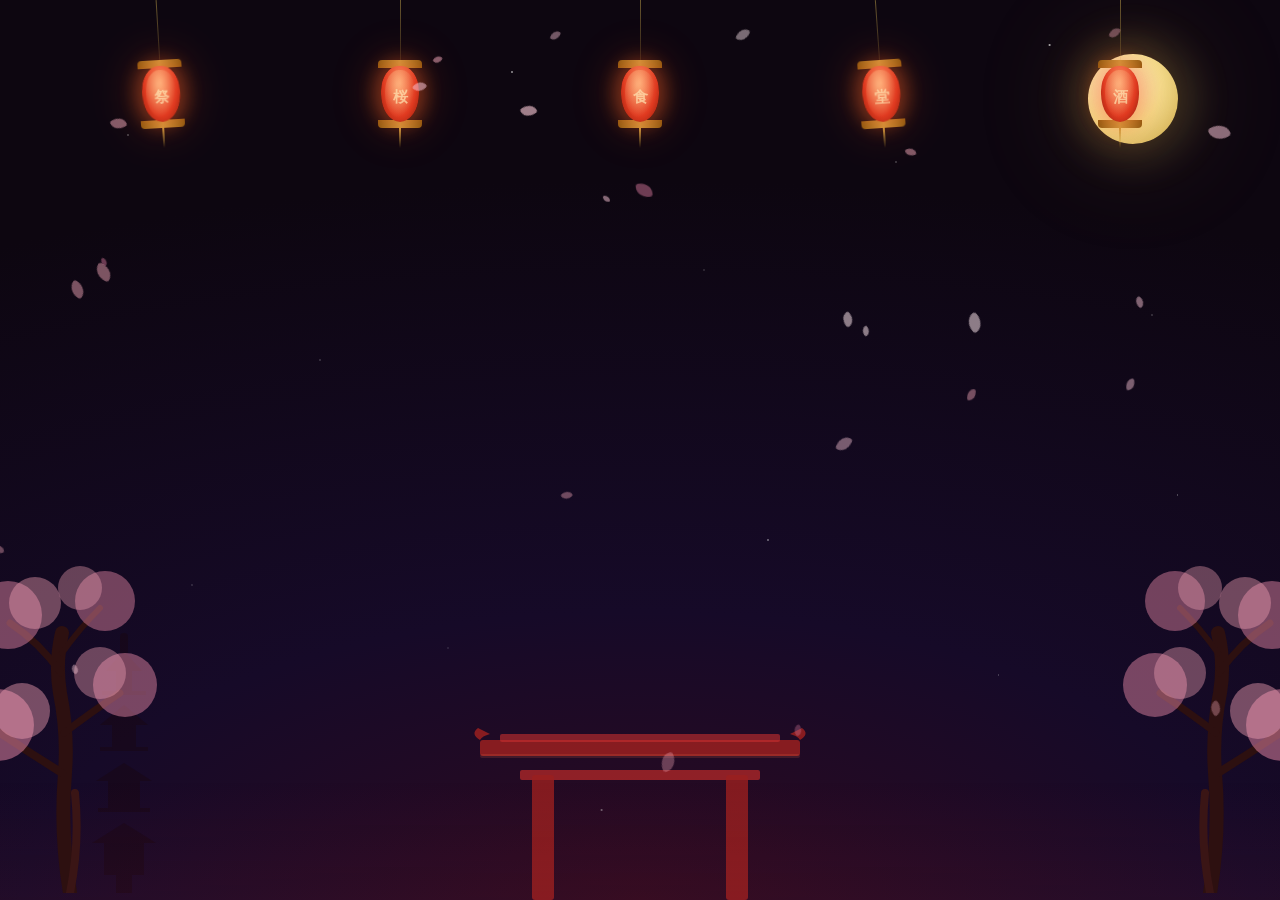
<file: index.html>
<!DOCTYPE html>
<html lang="lo">
<head>
  <meta charset="UTF-8" />
  <meta name="viewport" content="width=device-width, initial-scale=1.0" />
  <meta http-equiv="refresh" content="0; url=welcome.html">
  <title>さくら食堂 | Sakura Restaurant</title>
  <link rel="stylesheet" href="style.css" />
  <link href="https://fonts.googleapis.com/css2?family=Noto+Sans+Lao:wght@100;200;300;400;500;600;700;800;900&display=swap" rel="stylesheet" />
</head>
<body>

<!-- Floating Cherry Blossoms -->
<div class="petals-container" aria-hidden="true">
  <div class="petal"></div><div class="petal"></div><div class="petal"></div>
  <div class="petal"></div><div class="petal"></div><div class="petal"></div>
  <div class="petal"></div><div class="petal"></div><div class="petal"></div>
  <div class="petal"></div>
</div>

<!-- HEADER -->
<header class="header">
  <div class="header-left">
    <div class="logo">
      <span class="logo-jp">さくら食堂</span>
      <span class="logo-sub">Sakura Shokudō</span>
    </div>
  </div>
  <div class="header-center">
    <div class="table-selector">
      <label class="table-label">ໂຕ໊ະ / テーブル</label>
      <div class="table-btns" id="tableBtns">
        <button class="table-btn active" data-table="1">1</button>
        <button class="table-btn" data-table="2">2</button>
        <button class="table-btn" data-table="3">3</button>
        <button class="table-btn" data-table="4">4</button>
        <button class="table-btn" data-table="5">5</button>
        <button class="table-btn" data-table="6">6</button>
        <button class="table-btn" data-table="7">7</button>
        <button class="table-btn" data-table="8">8</button>
        <button class="table-btn" data-table="9">9</button>
        <button class="table-btn" data-table="10">10</button>
        <button class="table-btn delivery">🛵</button>
      </div>
    </div>
  </div>
  <div class="header-right">
    <div class="cart-summary" id="cartSummary">
      <div class="cart-icon-wrap">
        <span class="cart-icon">🧺</span>
        <span class="cart-badge" id="cartBadge">0</span>
      </div>
      <div class="cart-total-mini">
        <span class="cart-label">ລວມ</span>
        <span class="cart-total-val" id="cartTotalMini">0 ₭</span>
      </div>
    </div>
  </div>
</header>

<!-- CATEGORY TABS -->
<nav class="category-nav">
  <button class="cat-btn active" data-cat="all">✦ ທັງໝົດ</button>
  <button class="cat-btn" data-cat="sushi">🍣 Sushi-Sashimi</button>
  <button class="cat-btn" data-cat="noodle">🍜 Noodle</button>
  <button class="cat-btn" data-cat="steak">🥩 Steak</button>
  <button class="cat-btn" data-cat="rice">🍱 Rice</button>
  <button class="cat-btn" data-cat="salad">🥗 Salad</button>
  <button class="cat-btn" data-cat="fried">🍤 Fried &amp; Snack</button>
  <button class="cat-btn" data-cat="icecream">🍨 Ice Cream</button>
  <button class="cat-btn" data-cat="drink">🍵 Drink</button>
</nav>

<!-- MAIN LAYOUT -->
<main class="main-layout">

  <!-- MENU GRID -->
  <section class="menu-section">
    <div class="menu-grid" id="menuGrid"></div>
  </section>

  <!-- CART PANEL -->
  <aside class="cart-panel" id="cartPanel">
    <div class="cart-header">
      <h2 class="cart-title">ລາຍການອາຫານ <span class="jp-sub">メニュー</span></h2>
      <div class="order-type-toggle">
        <button class="ot-btn active" id="btnDineIn" onclick="setOrderType('dine-in')">🏮 ກິນຢູ່ຮ້ານ</button>
        <button class="ot-btn" id="btnDelivery" onclick="setOrderType('delivery')">🛵 ສົ່ງເຮືອນ</button>
      </div>
    </div>

    <!-- Customer Info -->
    <div class="customer-info" id="customerInfo">
      <div class="info-row">
        <input type="text" id="customerName" class="info-input" placeholder="ຊື່ລູກຄ້າ / お客様名" />
      </div>
      <div class="info-row">
        <input type="tel" id="customerPhone" class="info-input" placeholder="ເບີໂທ / 電話番号" />
      </div>
      <div class="info-row delivery-only hidden" id="addressRow">
        <input type="text" id="deliveryAddress" class="info-input" placeholder="ທີ່ຢູ່ສົ່ງ / 配達先住所" />
      </div>
    </div>

    <!-- Cart Items -->
    <div class="cart-items" id="cartItems">
      <div class="cart-empty" id="cartEmpty">
        <span class="empty-icon">🌸</span>
        <p>ຍັງບໍ່ທັນເລືອກເມນູ</p>
        <p class="empty-sub">まだ選択されていません</p>
      </div>
    </div>

    <!-- Discount -->
    <div class="discount-row">
      <input type="text" id="discountCode" class="discount-input" placeholder="ລະຫັດສ່ວນລົດ / クーポンコード" />
      <button class="apply-btn" onclick="applyDiscount()">ໃຊ້</button>
    </div>
    <div class="discount-msg" id="discountMsg"></div>

    <!-- Totals -->
    <div class="cart-totals">
      <div class="total-row">
        <span>ລວມກ່ອນສ່ວນລົດ</span>
        <span id="subtotalVal">0 ₭</span>
      </div>
      <div class="total-row discount-row-display hidden" id="discountDisplay">
        <span class="discount-text">ສ່ວນລົດ 5%</span>
        <span class="discount-amt" id="discountAmt">-0 ₭</span>
      </div>
      <div class="total-row delivery-only hidden" id="deliveryFeeRow">
        <span>ຄ່າສົ່ງ</span>
        <span id="deliveryFeeVal">15,000 ₭</span>
      </div>
      <div class="total-row grand">
        <span>ຍອດລວມ 合計</span>
        <span id="grandTotalVal">0 ₭</span>
      </div>
    </div>

    <!-- Action Buttons -->
    <div class="cart-actions">
      <button class="btn-clear" onclick="clearCart()">🗑 ລ້າງລາຍການທັງໝົດ</button>
      <button class="btn-checkout" onclick="checkout()">🧾 ອອກໃບບິນ</button>
    </div>
  </aside>
</main>

<!-- CART MOBILE TOGGLE -->
<button class="mobile-cart-fab" id="mobileCartFab" onclick="toggleMobileCart()">
  🧺 <span id="fabBadge">0</span>
</button>

<script src="script.js"></script>
</body>
</html>
</file>
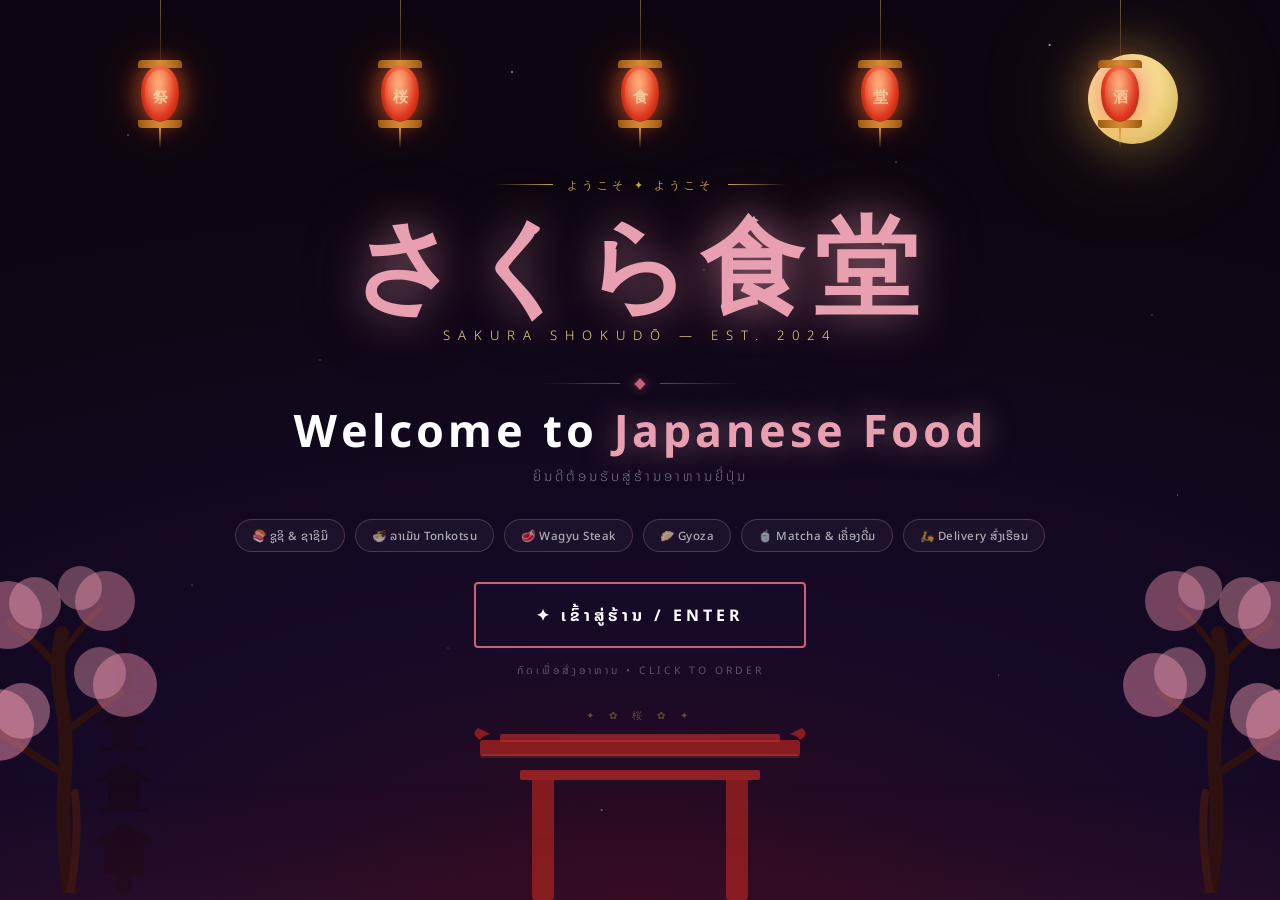
<file: welcome.html>
<!DOCTYPE html>
<html lang="lo">
<head>
  <meta charset="UTF-8" />
  <meta name="viewport" content="width=device-width, initial-scale=1.0" />
  <title>Welcome | さくら食堂</title>
  <link href="https://fonts.googleapis.com/css2?family=Noto+Sans+Lao:wght@100;200;300;400;500;600;700;800;900&display=swap" rel="stylesheet" />
  <style>
    *, *::before, *::after { box-sizing: border-box; margin: 0; padding: 0; }

    :root {
      --sakura:      #e8a0b0;
      --sakura-deep: #c9607a;
      --gold:        #c8a84b;
      --gold-light:  #f0d98a;
      --ink:         #1a0f14;
      --cream:       #fdf6f0;
    }

    html, body {
      width: 100%; height: 100%;
      font-family: 'Noto Sans Lao', sans-serif;
      overflow: hidden;
    }

    /* ── SKY / BACKGROUND ── */
    body {
      background: #0d0610;
      display: flex; align-items: center; justify-content: center;
    }

    /* Starfield */
    .stars {
      position: fixed; inset: 0; z-index: 0;
      background:
        radial-gradient(1px 1px at 10% 15%, rgba(255,255,255,0.7) 0%, transparent 100%),
        radial-gradient(1px 1px at 25% 40%, rgba(255,255,255,0.5) 0%, transparent 100%),
        radial-gradient(1.5px 1.5px at 40% 8%, rgba(255,255,255,0.8) 0%, transparent 100%),
        radial-gradient(1px 1px at 55% 30%, rgba(255,255,255,0.4) 0%, transparent 100%),
        radial-gradient(1px 1px at 70% 18%, rgba(255,255,255,0.6) 0%, transparent 100%),
        radial-gradient(1.5px 1.5px at 82% 5%, rgba(255,255,255,0.9) 0%, transparent 100%),
        radial-gradient(1px 1px at 90% 35%, rgba(255,255,255,0.5) 0%, transparent 100%),
        radial-gradient(1px 1px at 15% 65%, rgba(255,255,255,0.4) 0%, transparent 100%),
        radial-gradient(1px 1px at 35% 72%, rgba(255,255,255,0.3) 0%, transparent 100%),
        radial-gradient(1.5px 1.5px at 60% 60%, rgba(255,255,255,0.6) 0%, transparent 100%),
        radial-gradient(1px 1px at 78% 75%, rgba(255,255,255,0.4) 0%, transparent 100%),
        radial-gradient(1px 1px at 92% 55%, rgba(255,255,255,0.5) 0%, transparent 100%),
        radial-gradient(1px 1px at 5% 88%, rgba(255,255,255,0.3) 0%, transparent 100%),
        radial-gradient(1.5px 1.5px at 47% 90%, rgba(255,255,255,0.5) 0%, transparent 100%),
        radial-gradient(1px 1px at 95% 80%, rgba(255,255,255,0.7) 0%, transparent 100%);
    }

    /* Deep purple-to-indigo night sky gradient */
    .sky-gradient {
      position: fixed; inset: 0; z-index: 0;
      background: radial-gradient(ellipse 120% 80% at 50% 100%, #2d0a20 0%, #160a28 40%, #0d0610 100%);
    }

    /* Moon */
    .moon {
      position: fixed;
      top: 6vh; right: 8vw;
      width: 90px; height: 90px;
      border-radius: 50%;
      background: radial-gradient(circle at 35% 35%, #fff8e8, #f5e090 50%, #c8a040);
      box-shadow:
        0 0 40px 14px rgba(248,224,100,0.18),
        0 0 100px 30px rgba(200,160,64,0.10);
      z-index: 1;
      animation: moonGlow 4s ease-in-out infinite;
    }
    @keyframes moonGlow {
      0%, 100% { box-shadow: 0 0 40px 14px rgba(248,224,100,0.18), 0 0 100px 30px rgba(200,160,64,0.10); }
      50%       { box-shadow: 0 0 60px 22px rgba(248,224,100,0.26), 0 0 130px 50px rgba(200,160,64,0.16); }
    }

    /* ── LANTERNS ── */
    .lanterns {
      position: fixed; top: 0; left: 0; right: 0; z-index: 2;
      display: flex; justify-content: space-around;
      padding: 0 40px;
    }
    .lantern-wrap {
      display: flex; flex-direction: column; align-items: center;
      animation: lanternSway 3.5s ease-in-out infinite;
    }
    .lantern-wrap:nth-child(2) { animation-delay: 0.6s; animation-duration: 4.1s; }
    .lantern-wrap:nth-child(3) { animation-delay: 1.2s; animation-duration: 3.8s; }
    .lantern-wrap:nth-child(4) { animation-delay: 0.3s; animation-duration: 4.4s; }
    .lantern-wrap:nth-child(5) { animation-delay: 0.9s; animation-duration: 3.6s; }
    @keyframes lanternSway {
      0%, 100% { transform: rotate(-4deg); }
      50%       { transform: rotate(4deg); }
    }
    .lantern-string {
      width: 1px; height: 60px;
      background: linear-gradient(to bottom, rgba(200,168,75,0.5), rgba(200,168,75,0.15));
    }
    .lantern-body {
      width: 38px; height: 56px;
      background: radial-gradient(ellipse at 50% 30%, #ff9060, #e03a20 60%, #8a1a08);
      border-radius: 45% 45% 50% 50%;
      position: relative;
      box-shadow: 0 0 18px 6px rgba(255,100,40,0.4), 0 0 40px 12px rgba(220,80,20,0.2);
      overflow: hidden;
    }
    .lantern-body::before {
      content: '';
      position: absolute; inset: 4px;
      border-radius: inherit;
      background: radial-gradient(ellipse at 40% 30%, rgba(255,220,160,0.45), transparent 70%);
    }
    .lantern-body::after {
      content: '祭';
      position: absolute; inset: 0;
      display: flex; align-items: center; justify-content: center;
      font-size: 15px; font-weight: 700; color: rgba(255,230,180,0.7);
      letter-spacing: 0;
      line-height: 1;
      padding-top: 4px;
    }
    .lantern-body.l2::after { content: '桜'; }
    .lantern-body.l3::after { content: '食'; }
    .lantern-body.l4::after { content: '堂'; }
    .lantern-body.l5::after { content: '酒'; }
    .lantern-cap {
      width: 44px; height: 8px;
      background: linear-gradient(to right, #8a5a10, #c8a040, #8a5a10);
      border-radius: 4px 4px 0 0;
      margin-bottom: -2px;
    }
    .lantern-base {
      width: 44px; height: 8px;
      background: linear-gradient(to right, #8a5a10, #c8a040, #8a5a10);
      border-radius: 0 0 4px 4px;
      margin-top: -2px;
    }
    .lantern-tassel {
      width: 2px; height: 20px;
      background: linear-gradient(to bottom, #c8a040, rgba(200,160,64,0));
    }

    /* ── TORII GATE ── */
    .torii {
      position: fixed;
      bottom: 0; left: 50%;
      transform: translateX(-50%);
      z-index: 2;
      pointer-events: none;
    }
    .torii svg { display: block; }

    /* ── PAGODA SILHOUETTE ── */
    .pagoda {
      position: fixed;
      bottom: 0; left: 5vw;
      z-index: 1;
      opacity: 0.45;
    }

    /* ── SAKURA TREE SILHOUETTES ── */
    .tree-left, .tree-right {
      position: fixed; bottom: 0; z-index: 3;
      pointer-events: none;
    }
    .tree-left  { left: -20px; }
    .tree-right { right: -20px; transform: scaleX(-1); }

    /* ── FALLING PETALS ── */
    .petals-layer {
      position: fixed; inset: 0; z-index: 4; pointer-events: none; overflow: hidden;
    }
    .fp {
      position: absolute;
      top: -30px;
      border-radius: 80% 20% 80% 20%;
      animation: fpFall linear infinite;
    }
    @keyframes fpFall {
      0%   { opacity: 0; transform: translateY(0) rotate(0deg) translateX(0); }
      8%   { opacity: 0.8; }
      90%  { opacity: 0.5; }
      100% { opacity: 0; transform: translateY(105vh) rotate(400deg) translateX(60px); }
    }

    /* ── GROUND / REFLECTION ── */
    .ground {
      position: fixed; bottom: 0; left: 0; right: 0; height: 120px; z-index: 2;
      background: linear-gradient(to top, rgba(180,40,60,0.08) 0%, transparent 100%);
    }

    /* ── CONTENT ── */
    .content {
      position: relative; z-index: 10;
      display: flex; flex-direction: column; align-items: center;
      text-align: center;
      padding: 20px;
      animation: fadeInUp 1.2s cubic-bezier(0.22, 1, 0.36, 1) both;
      animation-delay: 0.4s;
    }
    @keyframes fadeInUp {
      from { opacity: 0; transform: translateY(32px); }
      to   { opacity: 1; transform: translateY(0); }
    }

    /* Ornamental top line */
    .deco-line {
      display: flex; align-items: center; gap: 14px; margin-bottom: 20px;
    }
    .deco-line::before, .deco-line::after {
      content: '';
      width: 60px; height: 1px;
      background: linear-gradient(to right, transparent, var(--gold));
    }
    .deco-line::after {
      background: linear-gradient(to left, transparent, var(--gold));
    }
    .deco-kanji {
      font-size: 0.7rem; color: var(--gold); letter-spacing: 4px;
      font-weight: 300;
    }

    /* Japanese title block */
    .jp-title-block {
      margin-bottom: 16px;
    }
    .jp-main {
      font-size: clamp(3.5rem, 10vw, 6.5rem);
      font-weight: 800;
      color: var(--sakura);
      letter-spacing: 10px;
      line-height: 1;
      text-shadow:
        0 0 40px rgba(232,160,176,0.5),
        0 0 80px rgba(201,96,122,0.3);
      animation: titlePulse 3s ease-in-out infinite;
    }
    @keyframes titlePulse {
      0%, 100% { text-shadow: 0 0 40px rgba(232,160,176,0.5), 0 0 80px rgba(201,96,122,0.3); }
      50%       { text-shadow: 0 0 60px rgba(232,160,176,0.7), 0 0 120px rgba(201,96,122,0.5); }
    }
    .jp-sub-title {
      font-size: clamp(0.65rem, 2vw, 0.82rem);
      font-weight: 300; letter-spacing: 8px;
      color: var(--gold-light); margin-top: 6px;
      text-transform: uppercase;
    }

    /* Divider */
    .center-divider {
      display: flex; align-items: center; gap: 16px;
      margin: 18px 0;
    }
    .center-divider .line {
      width: 80px; height: 1px;
      background: linear-gradient(to right, transparent, rgba(232,160,176,0.4));
    }
    .center-divider .line.r {
      background: linear-gradient(to left, transparent, rgba(232,160,176,0.4));
    }
    .center-divider .diamond {
      width: 8px; height: 8px;
      background: var(--sakura-deep);
      transform: rotate(45deg);
      box-shadow: 0 0 10px rgba(201,96,122,0.6);
    }

    /* Welcome text */
    .welcome-block { margin-bottom: 10px; }
    .welcome-en {
      font-size: clamp(1.6rem, 5vw, 2.8rem);
      font-weight: 700;
      color: #fff;
      letter-spacing: 4px;
      line-height: 1.15;
    }
    .welcome-en span {
      color: var(--sakura);
      text-shadow: 0 0 30px rgba(232,160,176,0.5);
    }
    .welcome-sub {
      font-size: clamp(0.7rem, 2vw, 0.85rem);
      font-weight: 300;
      color: rgba(255,255,255,0.45);
      letter-spacing: 3px;
      margin-top: 8px;
      text-transform: uppercase;
    }

    /* Features pills */
    .features {
      display: flex; flex-wrap: wrap; gap: 10px;
      justify-content: center;
      margin: 22px 0 30px;
    }
    .feat-pill {
      padding: 6px 16px;
      border: 1px solid rgba(232,160,176,0.25);
      border-radius: 999px;
      font-size: 0.72rem; font-weight: 500;
      color: rgba(255,255,255,0.65);
      background: rgba(255,255,255,0.04);
      letter-spacing: 0.5px;
      backdrop-filter: blur(6px);
    }

    /* CTA Button */
    .cta-wrap { display: flex; flex-direction: column; align-items: center; gap: 14px; }
    .btn-enter {
      position: relative;
      padding: 18px 60px;
      background: transparent;
      border: 2px solid var(--sakura-deep);
      color: #fff;
      border-radius: 4px;
      cursor: pointer;
      font-family: 'Noto Sans Lao', sans-serif;
      font-size: clamp(0.85rem, 2.5vw, 1rem);
      font-weight: 700;
      letter-spacing: 4px;
      text-transform: uppercase;
      transition: all 0.35s cubic-bezier(0.4, 0, 0.2, 1);
      overflow: hidden;
      text-decoration: none;
      display: inline-block;
    }
    .btn-enter::before {
      content: '';
      position: absolute; inset: 0;
      background: linear-gradient(135deg, var(--sakura-deep), #8a2040);
      transform: scaleX(0);
      transform-origin: left;
      transition: transform 0.35s cubic-bezier(0.4, 0, 0.2, 1);
      z-index: -1;
    }
    .btn-enter:hover { box-shadow: 0 0 30px rgba(201,96,122,0.5), 0 0 60px rgba(201,96,122,0.2); }
    .btn-enter:hover::before { transform: scaleX(1); }
    .btn-enter-sub {
      font-size: 0.65rem; color: rgba(255,255,255,0.3);
      letter-spacing: 3px; text-transform: uppercase;
    }

    /* Bottom ornament */
    .bottom-deco {
      margin-top: 28px;
      font-size: 0.65rem; color: rgba(200,168,75,0.4);
      letter-spacing: 6px;
    }

    /* ── RESPONSIVE ── */
    @media (max-width: 600px) {
      .lantern-wrap:nth-child(4),
      .lantern-wrap:nth-child(5) { display: none; }
      .pagoda { display: none; }
      .jp-main { letter-spacing: 6px; }
      .btn-enter { padding: 16px 40px; }
    }
    @media (max-height: 600px) {
      .lanterns { display: none; }
      .content { padding: 10px; }
    }
  </style>
</head>
<body>

<!-- Sky layers -->
<div class="sky-gradient"></div>
<div class="stars"></div>

<!-- Moon -->
<div class="moon"></div>

<!-- Lanterns -->
<div class="lanterns">
  <div class="lantern-wrap">
    <div class="lantern-string"></div>
    <div class="lantern-cap"></div>
    <div class="lantern-body"></div>
    <div class="lantern-base"></div>
    <div class="lantern-tassel"></div>
  </div>
  <div class="lantern-wrap">
    <div class="lantern-string"></div>
    <div class="lantern-cap"></div>
    <div class="lantern-body l2"></div>
    <div class="lantern-base"></div>
    <div class="lantern-tassel"></div>
  </div>
  <div class="lantern-wrap">
    <div class="lantern-string"></div>
    <div class="lantern-cap"></div>
    <div class="lantern-body l3"></div>
    <div class="lantern-base"></div>
    <div class="lantern-tassel"></div>
  </div>
  <div class="lantern-wrap">
    <div class="lantern-string"></div>
    <div class="lantern-cap"></div>
    <div class="lantern-body l4"></div>
    <div class="lantern-base"></div>
    <div class="lantern-tassel"></div>
  </div>
  <div class="lantern-wrap">
    <div class="lantern-string"></div>
    <div class="lantern-cap"></div>
    <div class="lantern-body l5"></div>
    <div class="lantern-base"></div>
    <div class="lantern-tassel"></div>
  </div>
</div>

<!-- Torii Gate -->
<div class="torii">
  <svg width="340" height="200" viewBox="0 0 340 200" fill="none" xmlns="http://www.w3.org/2000/svg">
    <!-- Main top beam (kasagi) -->
    <rect x="10" y="40" width="320" height="16" rx="3" fill="#9b2020" opacity="0.85"/>
    <!-- Curved tips -->
    <path d="M10 40 Q0 34 8 28 L20 34 Q12 36 10 40Z" fill="#9b2020" opacity="0.85"/>
    <path d="M330 40 Q340 34 332 28 L320 34 Q328 36 330 40Z" fill="#9b2020" opacity="0.85"/>
    <!-- Second beam (nuki) -->
    <rect x="50" y="70" width="240" height="10" rx="2" fill="#b52828" opacity="0.75"/>
    <!-- Left pillar -->
    <rect x="62" y="75" width="22" height="125" rx="3" fill="#9b2020" opacity="0.8"/>
    <!-- Right pillar -->
    <rect x="256" y="75" width="22" height="125" rx="3" fill="#9b2020" opacity="0.8"/>
    <!-- Shimagi (top crossbar extra) -->
    <rect x="30" y="34" width="280" height="8" rx="2" fill="#c83030" opacity="0.6"/>
    <!-- Glow under beams -->
    <rect x="10" y="54" width="320" height="4" rx="2" fill="rgba(255,120,80,0.15)"/>
  </svg>
</div>

<!-- Pagoda silhouette -->
<div class="pagoda">
  <svg width="120" height="260" viewBox="0 0 120 260" fill="none" xmlns="http://www.w3.org/2000/svg">
    <rect x="52" y="240" width="16" height="20" fill="#1a0810"/>
    <!-- Floors -->
    <rect x="40" y="210" width="40" height="32" fill="#1a0810"/>
    <path d="M28 210 L60 190 L92 210Z" fill="#1a0810"/>
    <rect x="34" y="175" width="52" height="4" fill="#1a0810"/>

    <rect x="44" y="148" width="32" height="30" fill="#1a0810"/>
    <path d="M32 148 L60 130 L88 148Z" fill="#1a0810"/>
    <rect x="36" y="114" width="48" height="4" fill="#1a0810"/>

    <rect x="48" y="92" width="24" height="24" fill="#1a0810"/>
    <path d="M36 92 L60 72 L84 92Z" fill="#1a0810"/>
    <rect x="38" y="58" width="44" height="4" fill="#1a0810"/>

    <rect x="52" y="38" width="16" height="22" fill="#1a0810"/>
    <path d="M42 38 L60 18 L78 38Z" fill="#1a0810"/>
    <rect x="56" y="4" width="8" height="16" fill="#1a0810"/>
    <circle cx="60" cy="4" r="4" fill="#1a0810"/>
  </svg>
</div>

<!-- Sakura Trees -->
<div class="tree-left">
  <svg width="200" height="420" viewBox="0 0 200 420" fill="none" xmlns="http://www.w3.org/2000/svg">
    <!-- Trunk -->
    <path d="M90 420 Q80 360 85 300 Q88 260 80 220 Q75 190 82 160" stroke="#2d1010" stroke-width="14" fill="none" stroke-linecap="round"/>
    <path d="M90 420 Q100 370 95 320" stroke="#3a1515" stroke-width="8" fill="none" stroke-linecap="round"/>
    <!-- Major branches -->
    <path d="M82 300 Q50 280 20 260" stroke="#2d1010" stroke-width="8" fill="none" stroke-linecap="round"/>
    <path d="M84 260 Q110 240 140 220" stroke="#2d1010" stroke-width="7" fill="none" stroke-linecap="round"/>
    <path d="M81 200 Q60 170 30 150" stroke="#2d1010" stroke-width="7" fill="none" stroke-linecap="round"/>
    <path d="M82 180 Q100 155 120 135" stroke="#2d1010" stroke-width="6" fill="none" stroke-linecap="round"/>
    <!-- Blossom clusters -->
    <circle cx="18"  cy="252" r="36" fill="rgba(220,130,160,0.55)"/>
    <circle cx="42"  cy="238" r="28" fill="rgba(240,160,180,0.45)"/>
    <circle cx="145" cy="212" r="32" fill="rgba(220,130,160,0.5)"/>
    <circle cx="120" cy="200" r="26" fill="rgba(240,160,180,0.4)"/>
    <circle cx="28"  cy="142" r="34" fill="rgba(220,130,160,0.5)"/>
    <circle cx="55"  cy="130" r="26" fill="rgba(240,160,180,0.42)"/>
    <circle cx="125" cy="128" r="30" fill="rgba(220,130,160,0.48)"/>
    <circle cx="100" cy="115" r="22" fill="rgba(240,160,180,0.38)"/>
  </svg>
</div>

<div class="tree-right">
  <svg width="200" height="420" viewBox="0 0 200 420" fill="none" xmlns="http://www.w3.org/2000/svg">
    <path d="M90 420 Q80 360 85 300 Q88 260 80 220 Q75 190 82 160" stroke="#2d1010" stroke-width="14" fill="none" stroke-linecap="round"/>
    <path d="M90 420 Q100 370 95 320" stroke="#3a1515" stroke-width="8" fill="none" stroke-linecap="round"/>
    <path d="M82 300 Q50 280 20 260" stroke="#2d1010" stroke-width="8" fill="none" stroke-linecap="round"/>
    <path d="M84 260 Q110 240 140 220" stroke="#2d1010" stroke-width="7" fill="none" stroke-linecap="round"/>
    <path d="M81 200 Q60 170 30 150" stroke="#2d1010" stroke-width="7" fill="none" stroke-linecap="round"/>
    <path d="M82 180 Q100 155 120 135" stroke="#2d1010" stroke-width="6" fill="none" stroke-linecap="round"/>
    <circle cx="18"  cy="252" r="36" fill="rgba(220,130,160,0.55)"/>
    <circle cx="42"  cy="238" r="28" fill="rgba(240,160,180,0.45)"/>
    <circle cx="145" cy="212" r="32" fill="rgba(220,130,160,0.5)"/>
    <circle cx="120" cy="200" r="26" fill="rgba(240,160,180,0.4)"/>
    <circle cx="28"  cy="142" r="34" fill="rgba(220,130,160,0.5)"/>
    <circle cx="55"  cy="130" r="26" fill="rgba(240,160,180,0.42)"/>
    <circle cx="125" cy="128" r="30" fill="rgba(220,130,160,0.48)"/>
    <circle cx="100" cy="115" r="22" fill="rgba(240,160,180,0.38)"/>
  </svg>
</div>

<!-- Falling petals layer -->
<div class="petals-layer" id="petalsLayer"></div>

<!-- Ground glow -->
<div class="ground"></div>

<!-- ── MAIN CONTENT ── -->
<div class="content">

  <div class="deco-line">
    <span class="deco-kanji">ようこそ ✦ ようこそ</span>
  </div>

  <div class="jp-title-block">
    <div class="jp-main">さくら食堂</div>
    <div class="jp-sub-title">Sakura Shokudō — Est. 2024</div>
  </div>

  <div class="center-divider">
    <div class="line"></div>
    <div class="diamond"></div>
    <div class="line r"></div>
  </div>

  <div class="welcome-block">
    <div class="welcome-en">Welcome to <span>Japanese Food</span></div>
    <div class="welcome-sub">ຍິນດີຕ້ອນຮັບສູ່ຮ້ານອາຫານຍີ່ປຸ່ນ</div>
  </div>

  <div class="features">
    <div class="feat-pill">🍣 ຊູຊິ &amp; ຊາຊິມິ</div>
    <div class="feat-pill">🍜 ລາເມັນ Tonkotsu</div>
    <div class="feat-pill">🥩 Wagyu Steak</div>
    <div class="feat-pill">🥟 Gyoza</div>
    <div class="feat-pill">🍵 Matcha &amp; ເຄື່ອງດື່ມ</div>
    <div class="feat-pill">🛵 Delivery ສົ່ງເຮືອນ</div>
  </div>

  <div class="cta-wrap">
    <a href="index.html" class="btn-enter">✦ ເຂົ້າສູ່ຮ້ານ / Enter</a>
    <div class="btn-enter-sub">ກົດເພື່ອສັ່ງອາຫານ • Click to order</div>
  </div>

  <div class="bottom-deco">✦ ✿ 桜 ✿ ✦</div>

</div>

<script>
  // Generate falling petals
  (function() {
    const layer = document.getElementById('petalsLayer');
    const colors = [
      'rgba(249,200,212,0.8)',
      'rgba(232,160,176,0.7)',
      'rgba(212,118,154,0.65)',
      'rgba(253,232,237,0.75)',
      'rgba(244,192,210,0.7)',
    ];
    for (let i = 0; i < 28; i++) {
      const p = document.createElement('div');
      p.className = 'fp';
      const size = 6 + Math.random() * 10;
      const left = Math.random() * 100;
      const dur  = 7 + Math.random() * 10;
      const del  = Math.random() * 12;
      const col  = colors[Math.floor(Math.random() * colors.length)];
      p.style.cssText = `
        left: ${left}%;
        width: ${size}px;
        height: ${size * 1.2}px;
        background: ${col};
        animation-duration: ${dur}s;
        animation-delay: -${del}s;
        transform-origin: center center;
      `;
      layer.appendChild(p);
    }
  })();
</script>
</body>
</html>
</file>
<file: style.css>
@import url('https://fonts.googleapis.com/css2?family=Noto+Sans+Lao:wght@100;200;300;400;500;600;700;800;900&display=swap');

/* ── CSS Variables ── */
:root {
  --sakura:       #e8a0b0;
  --sakura-deep:  #c9607a;
  --sakura-pale:  #fde8ed;
  --ink:          #1a1218;
  --ink-light:    #3d2c35;
  --gold:         #c8a84b;
  --gold-light:   #f0d98a;
  --matcha:       #5a7a4a;
  --matcha-light: #8aab78;
  --cream:        #fdf6f0;
  --warm-white:   #fff9f5;
  --red-jp:       #c0392b;
  --bg-main:      #faf3f0;
  --shadow-soft:  0 4px 24px rgba(200,100,120,0.10);
  --shadow-card:  0 2px 16px rgba(60,30,40,0.08);
  --shadow-deep:  0 8px 40px rgba(60,30,40,0.18);
  --radius-lg:    18px;
  --radius-md:    12px;
  --radius-sm:    8px;
  --font-main:    'Noto Sans Lao', sans-serif;
  --transition:   0.22s cubic-bezier(0.4, 0, 0.2, 1);
}

/* ── Reset & Base ── */
*, *::before, *::after { box-sizing: border-box; margin: 0; padding: 0; }

html { scroll-behavior: smooth; }

body {
  font-family: var(--font-main);
  background: var(--bg-main);
  color: var(--ink);
  min-height: 100vh;
  overflow-x: hidden;
  position: relative;
}

/* ── Sakura Petals ── */
.petals-container {
  position: fixed;
  top: 0; left: 0; width: 100%; height: 100%;
  pointer-events: none;
  z-index: 0;
  overflow: hidden;
}

.petal {
  position: absolute;
  top: -40px;
  width: 12px; height: 14px;
  background: radial-gradient(ellipse at 40% 30%, #f9c8d4 0%, #e8a0b0 60%, #d4769a 100%);
  border-radius: 80% 20% 80% 20%;
  opacity: 0.55;
  animation: petalFall linear infinite;
}

.petal:nth-child(1)  { left: 5%;  animation-duration: 9s;  animation-delay: 0s;   width:10px; height:12px; }
.petal:nth-child(2)  { left: 15%; animation-duration: 11s; animation-delay: 2s;   opacity:.4; }
.petal:nth-child(3)  { left: 25%; animation-duration: 8s;  animation-delay: 4s;   width:8px;  height:10px; }
.petal:nth-child(4)  { left: 38%; animation-duration: 13s; animation-delay: 1s;   opacity:.35;}
.petal:nth-child(5)  { left: 50%; animation-duration: 10s; animation-delay: 5s;   width:14px; height:16px;}
.petal:nth-child(6)  { left: 60%; animation-duration: 7s;  animation-delay: 3s;   opacity:.45;}
.petal:nth-child(7)  { left: 72%; animation-duration: 12s; animation-delay: 0.5s; width:9px;  height:11px;}
.petal:nth-child(8)  { left: 82%; animation-duration: 9.5s;animation-delay: 6s;   opacity:.3; }
.petal:nth-child(9)  { left: 90%; animation-duration: 8.5s;animation-delay: 2.5s; width:11px; }
.petal:nth-child(10) { left: 97%; animation-duration: 11.5s;animation-delay:4.5s; opacity:.5; }

@keyframes petalFall {
  0%   { transform: translateY(-40px) rotate(0deg) translateX(0);   opacity: 0; }
  10%  { opacity: 0.6; }
  50%  { transform: translateY(50vh) rotate(180deg) translateX(30px); }
  90%  { opacity: 0.4; }
  100% { transform: translateY(110vh) rotate(360deg) translateX(-20px); opacity: 0; }
}

/* ── HEADER ── */
.header {
  position: sticky; top: 0; z-index: 100;
  display: flex; align-items: center; gap: 16px;
  padding: 12px 24px;
  background: linear-gradient(135deg, #1a0f14 0%, #2d1820 50%, #1a0f14 100%);
  border-bottom: 2px solid var(--sakura-deep);
  box-shadow: 0 2px 20px rgba(0,0,0,0.3);
}

.header-left { flex: 0 0 auto; }
.header-center { flex: 1; display: flex; justify-content: center; }
.header-right { flex: 0 0 auto; }

.logo {
  display: flex; flex-direction: column; line-height: 1.1;
}
.logo-jp {
  font-size: 1.5rem;
  font-weight: 700;
  color: var(--sakura);
  letter-spacing: 2px;
  text-shadow: 0 0 20px rgba(232,160,176,0.5);
}
.logo-sub {
  font-size: 0.65rem;
  font-weight: 300;
  color: var(--gold-light);
  letter-spacing: 3px;
  text-transform: uppercase;
}

/* Table Selector */
.table-selector { display: flex; flex-direction: column; align-items: center; gap: 6px; }
.table-label {
  font-size: 0.65rem; font-weight: 500;
  color: var(--sakura); letter-spacing: 1px; text-transform: uppercase;
}
.table-btns { display: flex; gap: 6px; flex-wrap: wrap; justify-content: center; }
.table-btn {
  width: 34px; height: 34px;
  border: 1.5px solid rgba(232,160,176,0.3);
  background: rgba(255,255,255,0.05);
  color: #e0c8cc;
  border-radius: var(--radius-sm);
  cursor: pointer;
  font-family: var(--font-main);
  font-size: 0.8rem; font-weight: 600;
  transition: var(--transition);
}
.table-btn:hover { background: rgba(232,160,176,0.2); border-color: var(--sakura); color: #fff; }
.table-btn.active {
  background: var(--sakura-deep);
  border-color: var(--sakura-deep);
  color: #fff;
  box-shadow: 0 0 12px rgba(201,96,122,0.5);
}
.table-btn.delivery { font-size: 1rem; }
.table-btn.delivery.active { background: #e67e22; border-color: #e67e22; }

/* Cart Summary Header */
.cart-summary {
  display: flex; align-items: center; gap: 10px;
  background: rgba(255,255,255,0.06);
  padding: 8px 14px;
  border-radius: var(--radius-md);
  border: 1px solid rgba(232,160,176,0.2);
  cursor: pointer;
}
.cart-icon-wrap { position: relative; }
.cart-icon { font-size: 1.5rem; }
.cart-badge {
  position: absolute; top: -6px; right: -8px;
  background: var(--sakura-deep);
  color: #fff;
  font-size: 0.6rem; font-weight: 700;
  min-width: 18px; height: 18px;
  border-radius: 9px;
  display: flex; align-items: center; justify-content: center;
  padding: 0 4px;
  box-shadow: 0 0 8px rgba(201,96,122,0.6);
  transition: transform 0.15s;
}
.cart-badge.bump { transform: scale(1.4); }
.cart-total-mini { display: flex; flex-direction: column; }
.cart-label { font-size: 0.6rem; color: #a08890; letter-spacing: 1px; }
.cart-total-val { font-size: 0.85rem; font-weight: 700; color: var(--gold-light); }

/* ── CATEGORY NAV ── */
.category-nav {
  display: flex; gap: 8px; padding: 14px 24px;
  overflow-x: auto; background: var(--warm-white);
  border-bottom: 1px solid rgba(232,160,176,0.2);
  scrollbar-width: none; position: relative; z-index: 10;
}
.category-nav::-webkit-scrollbar { display: none; }
.cat-btn {
  white-space: nowrap;
  padding: 8px 18px;
  border: 1.5px solid rgba(201,96,122,0.25);
  background: transparent;
  color: var(--ink-light);
  border-radius: 999px;
  cursor: pointer;
  font-family: var(--font-main);
  font-size: 0.8rem; font-weight: 500;
  transition: var(--transition);
  letter-spacing: 0.3px;
}
.cat-btn:hover {
  border-color: var(--sakura-deep);
  background: var(--sakura-pale);
  color: var(--sakura-deep);
}
.cat-btn.active {
  background: var(--sakura-deep);
  border-color: var(--sakura-deep);
  color: #fff;
  box-shadow: 0 3px 12px rgba(201,96,122,0.35);
}

/* ── MAIN LAYOUT ── */
.main-layout {
  display: grid;
  grid-template-columns: 1fr 360px;
  gap: 0;
  min-height: calc(100vh - 130px);
  position: relative; z-index: 1;
}

/* ── MENU SECTION ── */
.menu-section {
  padding: 24px;
  background: var(--bg-main);
  overflow-y: auto;
}

.menu-grid {
  display: grid;
  grid-template-columns: repeat(auto-fill, minmax(180px, 1fr));
  gap: 16px;
}

/* ── MENU CARD ── */
.menu-card {
  background: var(--warm-white);
  border-radius: var(--radius-lg);
  box-shadow: var(--shadow-card);
  overflow: hidden;
  cursor: pointer;
  transition: transform var(--transition), box-shadow var(--transition);
  border: 1px solid rgba(232,160,176,0.15);
  display: flex; flex-direction: column;
}
.menu-card:hover {
  transform: translateY(-5px);
  box-shadow: var(--shadow-deep);
  border-color: rgba(201,96,122,0.35);
}
.menu-card:hover .card-img {
  transform: scale(1.07);
}

/* Card image wrapper */
.card-img-wrap {
  position: relative;
  width: 100%;
  height: 140px;
  overflow: hidden;
  background: linear-gradient(160deg, #fde8ed, #fdf0e8);
  flex-shrink: 0;
}
.card-img {
  width: 100%; height: 100%;
  object-fit: cover;
  display: block;
  transition: transform 0.4s cubic-bezier(0.4, 0, 0.2, 1);
}
/* Fallback shown when image errors */
.card-img-fallback {
  position: absolute; inset: 0;
  display: flex; align-items: center; justify-content: center;
  font-size: 2.8rem;
}
/* Bottom fade overlay so body text reads cleanly */
.card-img-wrap::after {
  content: '';
  position: absolute; bottom: 0; left: 0; right: 0; height: 32px;
  background: linear-gradient(transparent, var(--warm-white));
  pointer-events: none;
}

/* Category badge on card image */
.card-cat-badge {
  position: absolute; top: 8px; left: 8px;
  background: rgba(26,18,24,0.62);
  color: rgba(255,255,255,0.9);
  font-size: 0.6rem; font-weight: 600;
  padding: 3px 8px; border-radius: 999px;
  backdrop-filter: blur(4px);
  letter-spacing: 0.3px;
  pointer-events: none;
}

.card-body { padding: 12px; flex: 1; display: flex; flex-direction: column; gap: 4px; }

.card-name {
  font-size: 0.82rem; font-weight: 700;
  color: var(--ink); line-height: 1.3;
}
.card-name-jp {
  font-size: 0.68rem; font-weight: 400;
  color: #a08890; letter-spacing: 0.5px;
}
.card-price {
  font-size: 1rem; font-weight: 800;
  color: var(--sakura-deep);
  margin-top: 4px;
}
.card-price span { font-size: 0.65rem; font-weight: 500; color: #a08890; }

.card-footer { padding: 10px 12px 12px; }
.add-btn {
  width: 100%;
  padding: 9px;
  background: linear-gradient(135deg, var(--sakura-deep), #a04060);
  color: #fff;
  border: none;
  border-radius: var(--radius-sm);
  cursor: pointer;
  font-family: var(--font-main);
  font-size: 0.78rem; font-weight: 700;
  letter-spacing: 0.3px;
  transition: var(--transition);
  position: relative; overflow: hidden;
}
.add-btn:hover {
  background: linear-gradient(135deg, #a04060, var(--sakura-deep));
  box-shadow: 0 4px 14px rgba(201,96,122,0.4);
}
.add-btn:active { transform: scale(0.97); }
.add-btn.added {
  background: linear-gradient(135deg, var(--matcha), #3d6b30);
}

/* Cart Qty Indicator on card */
.card-qty-indicator {
  position: absolute; top: 8px; right: 8px;
  background: var(--sakura-deep);
  color: #fff; font-size: 0.65rem; font-weight: 700;
  width: 22px; height: 22px; border-radius: 50%;
  display: flex; align-items: center; justify-content: center;
  box-shadow: 0 2px 8px rgba(201,96,122,0.5);
  opacity: 0; transform: scale(0);
  transition: var(--transition);
}
.card-qty-indicator.visible { opacity: 1; transform: scale(1); }

/* ── CART PANEL ── */
.cart-panel {
  background: #fff;
  border-left: 1px solid rgba(232,160,176,0.2);
  display: flex; flex-direction: column;
  height: calc(100vh - 130px);
  position: sticky; top: 130px;
  overflow: hidden;
}

.cart-header {
  padding: 16px 20px 12px;
  border-bottom: 1px solid rgba(232,160,176,0.15);
  background: linear-gradient(135deg, #fff9f5, #fde8ed20);
}
.cart-title {
  font-size: 1.1rem; font-weight: 800;
  color: var(--ink);
  margin-bottom: 10px;
}
.jp-sub { font-size: 0.7rem; font-weight: 400; color: #a08890; margin-left: 6px; }

.order-type-toggle { display: flex; gap: 8px; }
.ot-btn {
  flex: 1; padding: 8px 6px;
  border: 1.5px solid rgba(201,96,122,0.25);
  background: transparent;
  color: #a08890;
  border-radius: var(--radius-sm);
  cursor: pointer;
  font-family: var(--font-main);
  font-size: 0.72rem; font-weight: 600;
  transition: var(--transition);
  white-space: nowrap;
}
.ot-btn.active {
  background: var(--sakura-deep);
  border-color: var(--sakura-deep);
  color: #fff;
  box-shadow: 0 3px 10px rgba(201,96,122,0.3);
}

/* Customer Info */
.customer-info {
  padding: 12px 16px;
  border-bottom: 1px solid rgba(232,160,176,0.1);
  display: flex; flex-direction: column; gap: 8px;
}
.info-row { width: 100%; }
.info-input {
  width: 100%;
  padding: 9px 12px;
  border: 1.5px solid rgba(201,96,122,0.2);
  border-radius: var(--radius-sm);
  font-family: var(--font-main);
  font-size: 0.78rem;
  color: var(--ink);
  background: var(--warm-white);
  transition: border-color var(--transition);
  outline: none;
}
.info-input:focus {
  border-color: var(--sakura-deep);
  background: #fff;
  box-shadow: 0 0 0 3px rgba(201,96,122,0.1);
}
.info-input::placeholder { color: #c0a8b0; }

.delivery-only { display: block; }
.hidden { display: none !important; }

/* Cart Items */
.cart-items {
  flex: 1; overflow-y: auto; padding: 12px 16px;
  scrollbar-width: thin;
  scrollbar-color: rgba(201,96,122,0.3) transparent;
}
.cart-items::-webkit-scrollbar { width: 4px; }
.cart-items::-webkit-scrollbar-thumb { background: rgba(201,96,122,0.3); border-radius: 2px; }

.cart-empty {
  display: flex; flex-direction: column; align-items: center;
  justify-content: center; height: 140px; gap: 8px;
  color: #c0a8b0;
}
.empty-icon { font-size: 2.5rem; opacity: 0.5; }
.cart-empty p { font-size: 0.8rem; font-weight: 500; }
.empty-sub { font-size: 0.65rem !important; color: #d0b8c0; }

/* Cart Item Row */
.cart-item {
  display: flex; align-items: center; gap: 10px;
  padding: 10px 0;
  border-bottom: 1px solid rgba(232,160,176,0.1);
  animation: slideIn 0.25s ease;
}
@keyframes slideIn {
  from { opacity: 0; transform: translateX(12px); }
  to   { opacity: 1; transform: translateX(0); }
}
/* Cart item thumbnail */
.item-thumb-wrap {
  width: 42px; height: 42px;
  border-radius: var(--radius-sm);
  overflow: hidden; flex-shrink: 0;
  border: 1px solid rgba(232,160,176,0.2);
  position: relative;
}
.item-thumb {
  width: 100%; height: 100%;
  object-fit: cover; display: block;
}
.item-thumb-fallback {
  position: absolute; inset: 0;
  align-items: center; justify-content: center;
  font-size: 1.3rem;
}
.item-details { flex: 1; min-width: 0; }
.item-name {
  font-size: 0.78rem; font-weight: 700;
  white-space: nowrap; overflow: hidden; text-overflow: ellipsis;
}
.item-price-line { font-size: 0.68rem; color: #a08890; margin-top: 1px; }
.item-qty-ctrl {
  display: flex; align-items: center; gap: 6px; flex-shrink: 0;
}
.qty-btn {
  width: 26px; height: 26px;
  border: 1.5px solid rgba(201,96,122,0.3);
  background: transparent;
  color: var(--sakura-deep);
  border-radius: 50%;
  cursor: pointer; font-size: 0.9rem; font-weight: 700;
  display: flex; align-items: center; justify-content: center;
  transition: var(--transition); font-family: var(--font-main);
  line-height: 1;
}
.qty-btn:hover { background: var(--sakura-pale); border-color: var(--sakura-deep); }
.qty-num { font-size: 0.85rem; font-weight: 800; min-width: 20px; text-align: center; }
.item-subtotal {
  font-size: 0.8rem; font-weight: 800;
  color: var(--sakura-deep); flex-shrink: 0;
  min-width: 60px; text-align: right;
}
.delete-btn {
  background: none; border: none; cursor: pointer;
  color: #d4a0a8; font-size: 1rem;
  padding: 2px 4px;
  transition: color var(--transition);
  flex-shrink: 0;
}
.delete-btn:hover { color: var(--red-jp); }

/* Discount Row */
.discount-row {
  display: flex; gap: 8px;
  padding: 10px 16px;
  border-top: 1px solid rgba(232,160,176,0.1);
}
.discount-input {
  flex: 1; padding: 8px 12px;
  border: 1.5px solid rgba(201,96,122,0.2);
  border-radius: var(--radius-sm);
  font-family: var(--font-main); font-size: 0.75rem;
  color: var(--ink); background: var(--warm-white);
  outline: none; transition: border-color var(--transition);
}
.discount-input:focus { border-color: var(--sakura-deep); }
.discount-input::placeholder { color: #c0a8b0; }
.apply-btn {
  padding: 8px 14px;
  background: var(--gold);
  color: #fff; border: none;
  border-radius: var(--radius-sm);
  cursor: pointer; font-family: var(--font-main);
  font-size: 0.75rem; font-weight: 700;
  transition: var(--transition);
  white-space: nowrap;
}
.apply-btn:hover { background: #b8943b; }
.discount-msg {
  padding: 0 16px 6px;
  font-size: 0.72rem; font-weight: 600;
  min-height: 18px;
}
.discount-msg.success { color: var(--matcha); }
.discount-msg.error   { color: var(--red-jp); }

/* Totals */
.cart-totals {
  padding: 10px 16px;
  background: var(--sakura-pale);
  border-top: 1px solid rgba(201,96,122,0.1);
  display: flex; flex-direction: column; gap: 6px;
}
.total-row {
  display: flex; justify-content: space-between; align-items: center;
  font-size: 0.78rem; color: #7a5060;
}
.total-row.grand {
  font-size: 1rem; font-weight: 900;
  color: var(--ink);
  border-top: 1.5px solid rgba(201,96,122,0.2);
  padding-top: 8px; margin-top: 2px;
}
.discount-text { color: var(--matcha); font-weight: 700; }
.discount-amt  { color: var(--matcha); font-weight: 700; }

/* Cart Actions */
.cart-actions {
  display: flex; gap: 10px;
  padding: 12px 16px;
  border-top: 1px solid rgba(232,160,176,0.15);
}
.btn-clear {
  flex: 0 0 auto; padding: 12px 14px;
  background: transparent;
  border: 1.5px solid rgba(192,57,43,0.3);
  color: var(--red-jp); border-radius: var(--radius-md);
  cursor: pointer; font-family: var(--font-main);
  font-size: 0.78rem; font-weight: 700;
  transition: var(--transition);
}
.btn-clear:hover { background: #fff0ee; border-color: var(--red-jp); }
.btn-checkout {
  flex: 1; padding: 14px;
  background: linear-gradient(135deg, #2d1820, #4a2035);
  color: #fff; border: none;
  border-radius: var(--radius-md);
  cursor: pointer; font-family: var(--font-main);
  font-size: 0.88rem; font-weight: 800;
  letter-spacing: 0.5px;
  transition: var(--transition);
  position: relative; overflow: hidden;
}
.btn-checkout::before {
  content: '';
  position: absolute; top: 0; left: -100%; width: 100%; height: 100%;
  background: linear-gradient(90deg, transparent, rgba(232,160,176,0.2), transparent);
  transition: left 0.5s;
}
.btn-checkout:hover::before { left: 100%; }
.btn-checkout:hover {
  background: linear-gradient(135deg, var(--sakura-deep), #8a2040);
  box-shadow: 0 6px 20px rgba(201,96,122,0.4);
}

/* ── MOBILE FAB ── */
.mobile-cart-fab {
  display: none;
  position: fixed; bottom: 24px; right: 20px; z-index: 200;
  background: linear-gradient(135deg, var(--sakura-deep), #8a2040);
  color: #fff; border: none;
  padding: 14px 20px; border-radius: 999px;
  font-family: var(--font-main); font-size: 0.9rem; font-weight: 700;
  box-shadow: 0 6px 24px rgba(201,96,122,0.5);
  cursor: pointer; transition: var(--transition);
  gap: 8px; align-items: center;
}
.mobile-cart-fab span {
  background: rgba(255,255,255,0.25);
  border-radius: 50%; width: 22px; height: 22px;
  display: inline-flex; align-items: center; justify-content: center;
  font-size: 0.75rem; font-weight: 800;
}

/* ── RECEIPT PAGE ── */
.receipt-page {
  min-height: 100vh;
  background: linear-gradient(160deg, #fde8ed 0%, #fdf6f0 40%, #e8f0ed 100%);
  display: flex; flex-direction: column; align-items: center;
  padding: 40px 20px;
  font-family: var(--font-main);
}
.receipt-container {
  width: 100%; max-width: 480px;
  background: #fff;
  border-radius: var(--radius-lg);
  box-shadow: var(--shadow-deep);
  overflow: hidden;
}
.receipt-header {
  background: linear-gradient(135deg, #1a0f14, #3d1830);
  padding: 28px 24px;
  text-align: center; color: #fff;
}
.receipt-logo-jp {
  font-size: 1.8rem; font-weight: 800;
  color: var(--sakura);
  letter-spacing: 4px;
  text-shadow: 0 0 20px rgba(232,160,176,0.4);
}
.receipt-logo-en {
  font-size: 0.7rem; font-weight: 300;
  color: var(--gold-light); letter-spacing: 4px;
  margin-top: 2px;
}
.receipt-divider-jp {
  color: var(--gold); font-size: 1rem; margin: 8px 0 0;
  letter-spacing: 8px; opacity: 0.7;
}
.receipt-body { padding: 24px; }
.receipt-meta {
  display: grid; grid-template-columns: 1fr 1fr;
  gap: 8px; margin-bottom: 20px;
  padding: 14px;
  background: var(--sakura-pale);
  border-radius: var(--radius-md);
}
.meta-item { display: flex; flex-direction: column; gap: 2px; }
.meta-label { font-size: 0.62rem; font-weight: 600; color: #a08890; text-transform: uppercase; letter-spacing: 0.5px; }
.meta-value { font-size: 0.82rem; font-weight: 700; color: var(--ink); }
.receipt-table {
  width: 100%; border-collapse: collapse; margin-bottom: 16px;
}
.receipt-table th {
  font-size: 0.65rem; font-weight: 700; text-transform: uppercase;
  letter-spacing: 0.5px; color: #a08890;
  padding: 8px 6px; border-bottom: 2px solid rgba(201,96,122,0.15);
  text-align: left;
}
.receipt-table td {
  padding: 10px 6px; font-size: 0.8rem;
  border-bottom: 1px dashed rgba(232,160,176,0.2);
  color: var(--ink);
}
.receipt-table .item-name-cell { font-weight: 600; }
.receipt-table .item-qty-cell { text-align: center; color: #7a5060; }
.receipt-table .item-price-cell { text-align: right; font-weight: 700; color: var(--sakura-deep); }
.receipt-totals {
  background: #fdf6f0; border-radius: var(--radius-md);
  padding: 14px 16px; display: flex; flex-direction: column; gap: 6px;
  margin-bottom: 20px;
}
.receipt-total-row {
  display: flex; justify-content: space-between;
  font-size: 0.78rem; color: #7a5060;
}
.receipt-total-row.grand {
  font-size: 1.1rem; font-weight: 900;
  color: var(--ink); border-top: 1.5px solid rgba(201,96,122,0.2);
  padding-top: 10px; margin-top: 4px;
}
.receipt-thanks {
  text-align: center; padding: 16px;
  border-top: 1px solid rgba(232,160,176,0.2);
  color: #a08890; font-size: 0.78rem;
  line-height: 1.8;
}
.receipt-thanks strong { color: var(--sakura-deep); }
.receipt-actions {
  display: flex; gap: 12px; justify-content: center;
  padding: 20px;
}
.btn-print, .btn-new-order {
  padding: 12px 28px; border-radius: var(--radius-md);
  cursor: pointer; font-family: var(--font-main);
  font-size: 0.85rem; font-weight: 700;
  border: none; transition: var(--transition);
}
.btn-print {
  background: linear-gradient(135deg, #1a0f14, #3d1830);
  color: #fff;
  box-shadow: 0 4px 14px rgba(60,24,48,0.3);
}
.btn-print:hover { box-shadow: 0 6px 20px rgba(201,96,122,0.4); }
.btn-new-order {
  background: var(--sakura-pale);
  color: var(--sakura-deep);
  border: 1.5px solid var(--sakura-deep);
}
.btn-new-order:hover { background: var(--sakura-deep); color: #fff; }

/* ── DELIVERY BADGE ── */
.delivery-badge {
  display: inline-flex; align-items: center; gap: 6px;
  background: linear-gradient(135deg, #e67e22, #d35400);
  color: #fff; font-size: 0.72rem; font-weight: 700;
  padding: 4px 12px; border-radius: 999px;
  margin-bottom: 10px;
}

/* ── RESPONSIVE ── */
@media (max-width: 1024px) {
  .main-layout { grid-template-columns: 1fr 300px; }
  .menu-grid { grid-template-columns: repeat(auto-fill, minmax(155px, 1fr)); }
}

@media (max-width: 768px) {
  .header { padding: 10px 16px; gap: 10px; }
  .logo-jp { font-size: 1.1rem; }
  .header-center { display: none; }

  .main-layout {
    grid-template-columns: 1fr;
    grid-template-rows: 1fr;
  }
  .cart-panel {
    display: none;
    position: fixed; top: 0; right: 0;
    width: min(100%, 360px); height: 100vh; z-index: 300;
    border-radius: var(--radius-lg) 0 0 var(--radius-lg);
    box-shadow: -8px 0 40px rgba(0,0,0,0.25);
    top: 0 !important;
  }
  .cart-panel.mobile-open { display: flex; }
  .mobile-cart-fab { display: flex; }
  .menu-section { padding: 16px; }
  .menu-grid { grid-template-columns: repeat(auto-fill, minmax(140px, 1fr)); gap: 12px; }

  .category-nav { padding: 10px 16px; gap: 6px; }
  .cat-btn { padding: 7px 14px; font-size: 0.75rem; }

  .cart-actions { flex-direction: column; }
  .btn-clear { width: 100%; text-align: center; }
}

@media (max-width: 420px) {
  .menu-grid { grid-template-columns: repeat(2, 1fr); gap: 10px; }
  .card-img-wrap { height: 110px; }
  .card-name { font-size: 0.75rem; }
  .card-price { font-size: 0.88rem; }
}

@media print {
  .receipt-actions { display: none; }
  .receipt-page { background: #fff; padding: 0; }
  .receipt-container { box-shadow: none; }
}

/* ── Animations & Effects ── */
@keyframes popIn {
  0%   { transform: scale(0.8); opacity: 0; }
  70%  { transform: scale(1.05); }
  100% { transform: scale(1); opacity: 1; }
}
.pop-in { animation: popIn 0.3s cubic-bezier(0.34, 1.56, 0.64, 1); }

/* Overlay for mobile cart */
.cart-overlay {
  display: none;
  position: fixed; inset: 0; z-index: 250;
  background: rgba(0,0,0,0.45);
  backdrop-filter: blur(2px);
}
.cart-overlay.visible { display: block; }
</file>
